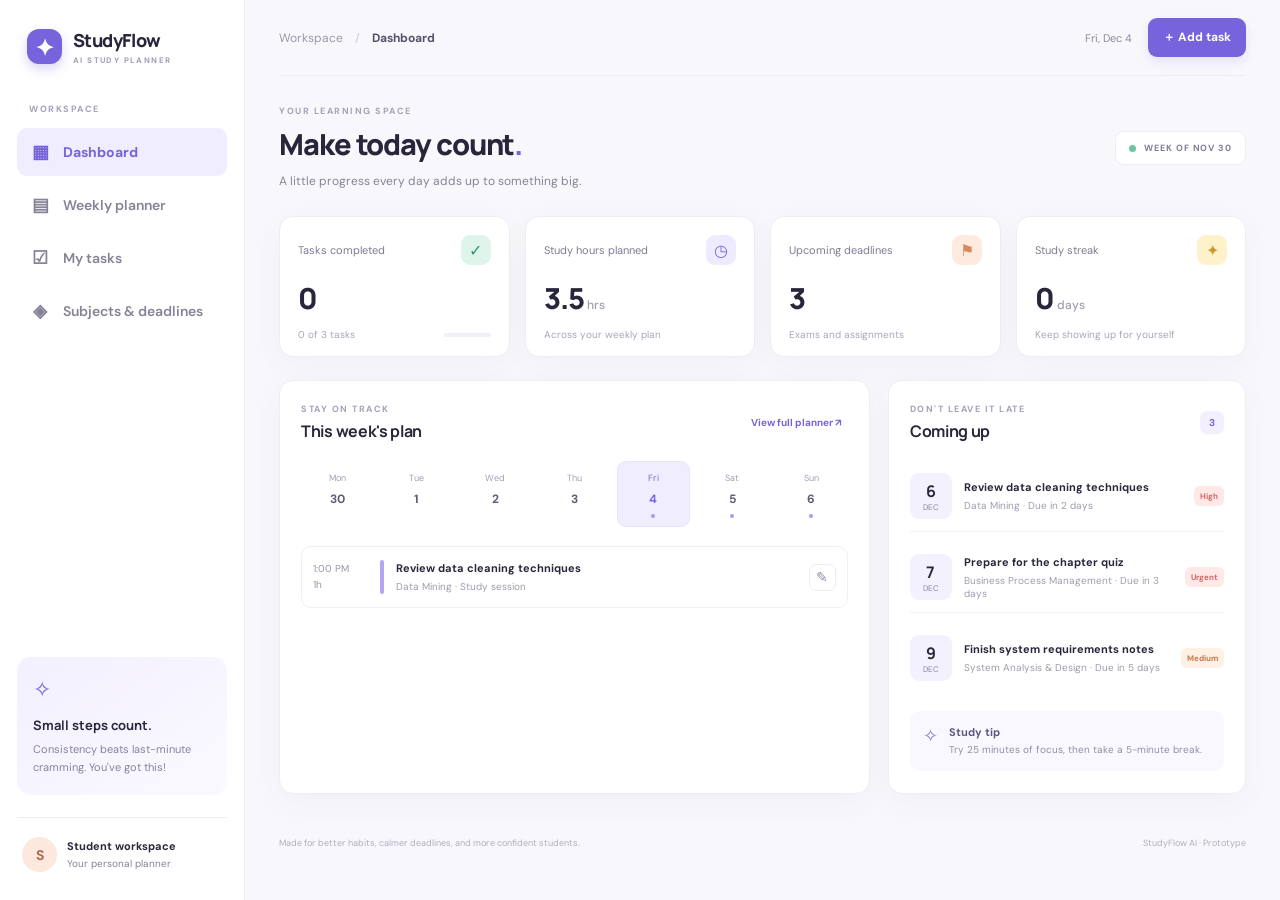
<file: index.html>
<!DOCTYPE html>
<html lang="en">
<head>
  <meta charset="UTF-8">
  <meta name="viewport" content="width=device-width, initial-scale=1.0">
  <title>StudyFlow AI — Smart Study Planner</title>
  <link rel="stylesheet" href="style.css">
</head>
<body>
  <div class="app-shell">
    <aside class="sidebar">
      <a class="brand" href="#" aria-label="StudyFlow AI home">
        <span class="brand-mark">✦</span>
        <span>StudyFlow <small>AI STUDY PLANNER</small></span>
      </a>
      <p class="nav-label">WORKSPACE</p>
      <nav class="nav">
        <button class="nav-item active" data-view="dashboard"><span>▦</span> Dashboard</button>
        <button class="nav-item" data-view="planner"><span>▤</span> Weekly planner</button>
        <button class="nav-item" data-view="tasks"><span>☑</span> My tasks</button>
        <button class="nav-item" data-view="subjects"><span>◈</span> Subjects & deadlines</button>
      </nav>
      <div class="sidebar-bottom">
        <div class="focus-card">
          <span class="focus-icon">✧</span>
          <h3>Small steps count.</h3>
          <p>Consistency beats last-minute cramming. You've got this!</p>
        </div>
        <div class="profile">
          <div class="avatar">S</div>
          <div><strong>Student workspace</strong><small>Your personal planner</small></div>
        </div>
      </div>
    </aside>

    <main class="main">
      <header class="topbar">
        <div class="mobile-brand"><span class="brand-mark">✦</span> StudyFlow AI</div>
        <div class="breadcrumb">Workspace <span>/</span> <strong id="breadcrumb-current">Dashboard</strong></div>
        <div class="top-actions"><span class="today-label" id="today-label"></span><button class="button button-primary" id="quick-add">＋ Add task</button></div>
      </header>

      <section class="view active" id="view-dashboard">
        <div class="welcome-row">
          <div><p class="eyebrow">YOUR LEARNING SPACE</p><h1>Make today count<span class="period">.</span></h1><p class="muted">A little progress every day adds up to something big.</p></div>
          <div class="week-chip"><span class="chip-dot"></span><span id="week-label">YOUR WEEK</span></div>
        </div>
        <div class="stats-grid">
          <article class="stat-card"><div class="stat-top"><span>Tasks completed</span><span class="stat-icon mint">✓</span></div><div class="stat-number" id="stat-completed">0</div><div class="stat-foot"><span id="completion-caption">0 of 0 tasks</span><span class="mini-track"><i id="completion-bar"></i></span></div></article>
          <article class="stat-card"><div class="stat-top"><span>Study hours planned</span><span class="stat-icon lavender">◷</span></div><div class="stat-number"><span id="stat-hours">0</span><small> hrs</small></div><div class="stat-foot">Across your weekly plan</div></article>
          <article class="stat-card"><div class="stat-top"><span>Upcoming deadlines</span><span class="stat-icon peach">⚑</span></div><div class="stat-number" id="stat-deadlines">0</div><div class="stat-foot">Exams and assignments</div></article>
          <article class="stat-card"><div class="stat-top"><span>Study streak</span><span class="stat-icon yellow">✦</span></div><div class="stat-number"><span id="stat-streak">0</span><small> days</small></div><div class="stat-foot">Keep showing up for yourself</div></article>
        </div>

        <div class="content-grid">
          <section class="panel schedule-panel">
            <div class="panel-heading"><div><p class="eyebrow">STAY ON TRACK</p><h2>This week's plan</h2></div><button class="text-button" data-go="planner">View full planner ↗</button></div>
            <div class="week-days" id="week-days"></div>
            <div id="today-schedule" class="schedule-list"></div>
            <div class="empty-state hidden" id="dashboard-empty"><span>☀</span><h3>Your schedule is clear</h3><p>Add a task or generate a study plan to get started.</p><button class="button button-primary" data-go="tasks">Create a task</button></div>
          </section>
          <section class="panel priority-panel">
            <div class="panel-heading"><div><p class="eyebrow">DON'T LEAVE IT LATE</p><h2>Coming up</h2></div><span class="soft-count" id="upcoming-count">0</span></div>
            <div id="upcoming-list" class="upcoming-list"></div>
            <div class="panel-tip"><span>✧</span><p><strong>Study tip</strong><br>Try 25 minutes of focus, then take a 5-minute break.</p></div>
          </section>
        </div>
      </section>

      <section class="view" id="view-planner">
        <div class="page-heading"><div><p class="eyebrow">YOUR TIME, YOUR PACE</p><h1>Weekly planner</h1><p class="muted">Build a realistic schedule around your available study hours.</p></div><button class="button button-primary" id="generate-plan">✦ Generate my plan</button></div>
        <div class="planner-controls panel">
          <div><label for="daily-hours">Available study hours per day</label><select id="daily-hours"><option value="1">1 hour</option><option value="2">2 hours</option><option value="3" selected>3 hours</option><option value="4">4 hours</option><option value="5">5 hours</option><option value="6">6 hours</option></select></div>
          <div><label for="study-start">Preferred start time</label><select id="study-start"><option value="08:00">8:00 AM</option><option value="10:00">10:00 AM</option><option value="13:00" selected>1:00 PM</option><option value="16:00">4:00 PM</option><option value="18:00">6:00 PM</option><option value="19:00">7:00 PM</option></select></div>
          <p class="planner-note">The planner prioritizes exams and nearer deadlines. Generated times are suggestions you can edit.</p>
        </div>
        <div class="week-calendar" id="week-calendar"></div>
        <div class="notice"><strong>How auto-planning works:</strong> tasks with earlier deadlines and higher priorities are scheduled first. Missed tasks can be rescheduled into future open slots.</div>
      </section>

      <section class="view" id="view-tasks">
        <div class="page-heading"><div><p class="eyebrow">ONE TASK AT A TIME</p><h1>My tasks</h1><p class="muted">Capture everything you need to study, then focus on what matters most.</p></div><button class="button button-primary" id="tasks-add">＋ Add task</button></div>
        <div class="filter-row panel"><div class="search-wrap"><span>⌕</span><input id="task-search" type="search" placeholder="Search tasks or subjects..."></div><select id="task-filter" aria-label="Filter tasks"><option value="all">All tasks</option><option value="active">Not completed</option><option value="completed">Completed</option><option value="missed">Needs rescheduling</option></select><select id="task-sort" aria-label="Sort tasks"><option value="deadline">Sort: Deadline</option><option value="priority">Sort: Priority</option><option value="created">Sort: Recently added</option></select></div>
        <div class="task-list panel" id="all-tasks"></div>
      </section>

      <section class="view" id="view-subjects">
        <div class="page-heading"><div><p class="eyebrow">KNOW WHAT'S AHEAD</p><h1>Subjects & deadlines</h1><p class="muted">Manage subjects, exams, projects, and other academic deadlines.</p></div><button class="button button-primary" id="subjects-add">＋ Add subject</button></div>
        <div class="subject-grid" id="subject-grid"></div>
        <div class="panel deadlines-panel"><div class="panel-heading"><div><p class="eyebrow">MARK YOUR CALENDAR</p><h2>All deadlines</h2></div></div><div id="all-deadlines"></div></div>
      </section>

      <footer>Made for better habits, calmer deadlines, and more confident students. <span>StudyFlow AI · Prototype</span></footer>
    </main>
  </div>

  <dialog id="task-dialog" class="modal">
    <form id="task-form">
      <div class="modal-heading"><div><p class="eyebrow">PLAN YOUR PROGRESS</p><h2 id="task-modal-title">Add a study task</h2></div><button type="button" class="icon-button" data-close="task-dialog" aria-label="Close">✕</button></div>
      <input type="hidden" id="task-id">
      <div class="form-grid">
        <div class="field full"><label for="task-title">Task name *</label><input id="task-title" required maxlength="100" placeholder="e.g. Review Chapter 3"></div>
        <div class="field"><label for="task-subject">Subject *</label><input id="task-subject" required maxlength="60" placeholder="e.g. Data Mining" list="subject-options"><datalist id="subject-options"></datalist></div>
        <div class="field"><label for="task-type">Task type</label><select id="task-type"><option>Study session</option><option>Exam</option><option>Assignment</option><option>Project</option><option>Reading</option></select></div>
        <div class="field"><label for="task-deadline">Deadline *</label><input id="task-deadline" type="date" required></div>
        <div class="field"><label for="task-duration">Estimated time</label><select id="task-duration"><option value="30">30 minutes</option><option value="60" selected>1 hour</option><option value="90">1.5 hours</option><option value="120">2 hours</option><option value="180">3 hours</option><option value="240">4 hours</option></select></div>
        <div class="field"><label for="task-priority">Priority</label><select id="task-priority"><option value="1">Low</option><option value="2" selected>Medium</option><option value="3">High</option><option value="4">Urgent</option></select></div>
        <div class="field"><label for="task-day">Preferred study day</label><select id="task-day"><option value="auto">Auto-assign</option><option value="0">Monday</option><option value="1">Tuesday</option><option value="2">Wednesday</option><option value="3">Thursday</option><option value="4">Friday</option><option value="5">Saturday</option><option value="6">Sunday</option></select></div>
        <div class="field full"><label for="task-notes">Notes (optional)</label><textarea id="task-notes" rows="2" maxlength="300" placeholder="Topics to review, materials to prepare..."></textarea></div>
      </div>
      <p class="form-error hidden" id="form-error"></p>
      <div class="modal-actions"><button type="button" class="button button-quiet" data-close="task-dialog">Cancel</button><button type="submit" class="button button-primary">Save task</button></div>
    </form>
  </dialog>

  <dialog id="subject-dialog" class="modal modal-small">
    <form id="subject-form">
      <div class="modal-heading"><div><p class="eyebrow">BUILD YOUR COURSE LIST</p><h2>Add a subject</h2></div><button type="button" class="icon-button" data-close="subject-dialog" aria-label="Close">✕</button></div>
      <div class="field"><label for="subject-name">Subject name *</label><input id="subject-name" required maxlength="60" placeholder="e.g. Business Process Management"></div>
      <div class="field"><label for="subject-color">Color</label><select id="subject-color"><option value="lavender">Lavender</option><option value="mint">Mint</option><option value="peach">Peach</option><option value="blue">Blue</option><option value="yellow">Yellow</option></select></div>
      <p class="form-error hidden" id="subject-error"></p>
      <div class="modal-actions"><button type="button" class="button button-quiet" data-close="subject-dialog">Cancel</button><button type="submit" class="button button-primary">Add subject</button></div>
    </form>
  </dialog>
  <div class="toast" id="toast" role="status" aria-live="polite"></div>
  <script src="script.js"></script>
</body>
</html>
</file>
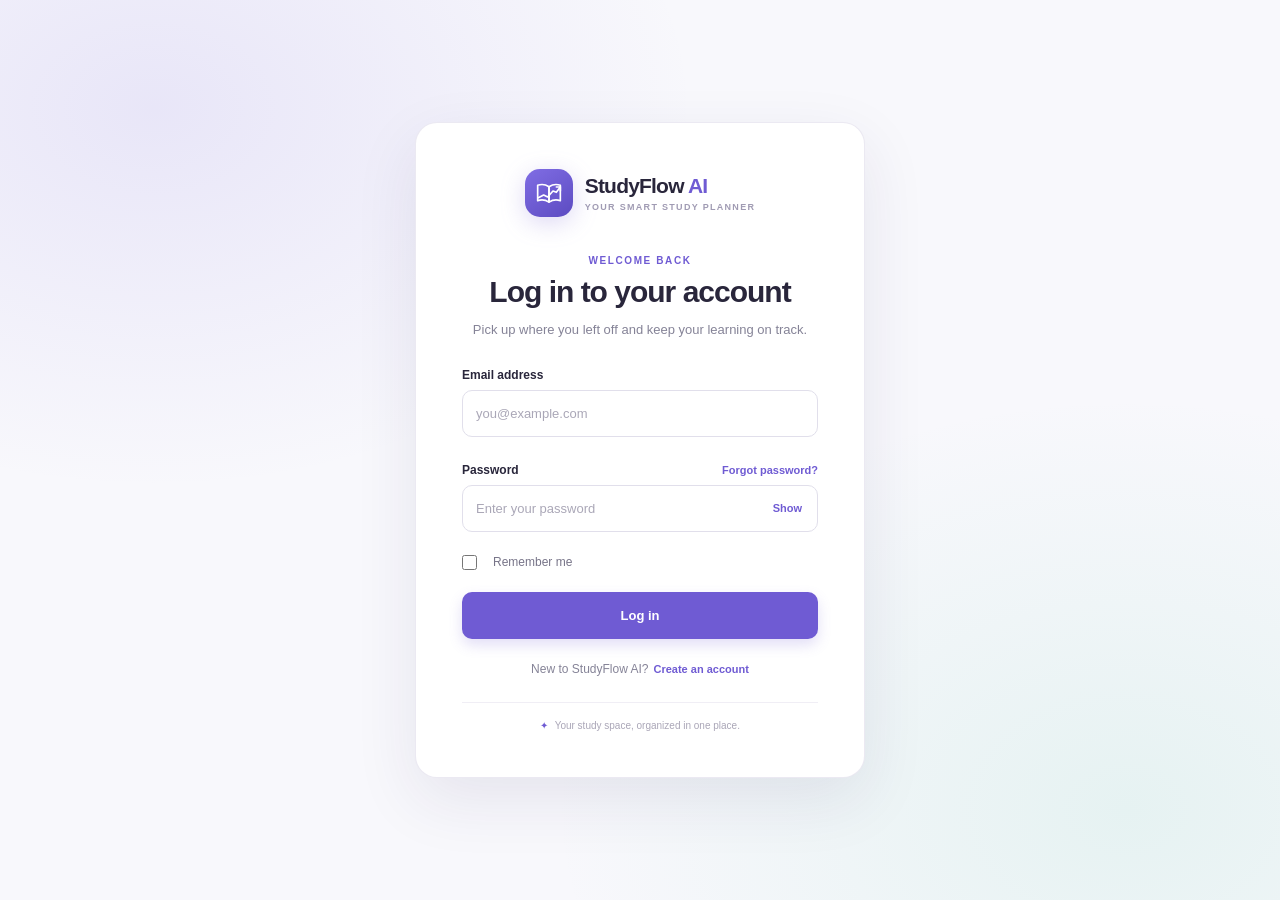
<file: login.html>
<!DOCTYPE html>
<html lang="en">
  <head>
    <meta charset="UTF-8">
    <meta name="viewport" content="width=device-width, initial-scale=1">
    <meta name="theme-color" content="#f6f5fc">
    <title>Sign in | StudyFlow AI</title>
    <link rel="stylesheet" href="login.css">
    <script src="login.js" defer></script>
  </head>
  <body>
    <main class="login-page">
      <section class="login-card" aria-labelledby="login-title">
        <a class="brand" href="index.html" aria-label="StudyFlow AI home">
          <svg class="brand-icon" viewBox="0 0 48 48" aria-hidden="true">
            <path d="M7 12.5c5.8-2.2 11.4-1.6 17 2.2v23c-5.6-3.8-11.2-4.4-17-2.2v-23Z"/>
            <path d="M41 12.5c-5.8-2.2-11.4-1.6-17 2.2v23c5.6-3.8 11.2-4.4 17-2.2v-23Z"/>
            <path d="m8 31 8-4 6 3 8-9 5 2 6-8"/>
            <path d="M35 15h6v6"/>
          </svg>
          <span class="brand-copy">
            <span class="brand-name">StudyFlow <span>AI</span></span>
            <span class="brand-tagline">YOUR SMART STUDY PLANNER</span>
          </span>
        </a>

        <div class="heading">
          <p class="eyebrow">WELCOME BACK</p>
          <h1 id="login-title">Log in to your account</h1>
          <p class="subtitle">Pick up where you left off and keep your learning on track.</p>
        </div>

        <form id="login-form" novalidate>
          <div class="field">
            <label for="email">Email address</label>
            <input id="email" name="email" type="email" autocomplete="email"
              placeholder="you@example.com" required>
            <span class="field-error" id="email-error"></span>
          </div>

          <div class="field">
            <div class="label-row">
              <label for="password">Password</label>
              <button class="text-button" type="button" data-not-ready="Password reset">
                Forgot password?
              </button>
            </div>
            <div class="password-input">
              <input id="password" name="password" type="password"
                autocomplete="current-password" placeholder="Enter your password"
                minlength="8" required>
              <button class="password-toggle" type="button" aria-label="Show password"
                aria-pressed="false">Show</button>
            </div>
            <span class="field-error" id="password-error"></span>
          </div>

          <div class="form-options">
            <label class="remember">
              <input id="remember" name="remember" type="checkbox">
              <span class="checkmark" aria-hidden="true"></span>
              Remember me
            </label>
          </div>

          <p class="form-message" id="form-message" role="status" aria-live="polite"></p>
          <button class="submit-button" type="submit">Log in</button>
        </form>

        <p class="signup-prompt">
          New to StudyFlow AI?
          <button class="text-button" type="button" data-not-ready="Account creation">Create an account</button>
        </p>
        <p class="security-note">
          <span aria-hidden="true">✦</span> Your study space, organized in one place.
        </p>
      </section>
    </main>
  </body>
</html>
</file>
<file: style.css>
@import url('https://fonts.googleapis.com/css2?family=DM+Sans:wght@400;500;600;700&family=Manrope:wght@400;500;600;700;800&display=swap');
:root{--ink:#29263b;--muted:#858397;--line:#eeedf4;--bg:#f8f8fc;--purple:#7763db;--purple-dark:#6450c4;--lavender:#eeeaff;--mint:#dff5ec;--peach:#ffeadf;--yellow:#fff2cb;--blue:#e2edff;--white:#fff;--shadow:0 8px 28px rgba(45,36,91,.045)}
*{box-sizing:border-box}body{margin:0;background:var(--bg);color:var(--ink);font-family:'DM Sans',sans-serif;font-size:14px}button,input,select,textarea{font:inherit}button{cursor:pointer}.app-shell{min-height:100vh}.sidebar{position:fixed;inset:0 auto 0 0;width:245px;background:#fff;border-right:1px solid var(--line);padding:28px 17px;display:flex;flex-direction:column;z-index:4}.brand{display:flex;gap:11px;align-items:center;padding:0 10px 38px;text-decoration:none;color:var(--ink);font-family:Manrope,sans-serif;font-weight:800;font-size:18px;letter-spacing:-.6px}.brand-mark{display:grid;place-items:center;width:35px;height:35px;background:var(--purple);color:#fff;border-radius:12px;font-size:23px;box-shadow:0 5px 12px #7763db45}.brand small{display:block;font:700 8px 'DM Sans',sans-serif;letter-spacing:1.4px;color:#a09bb8;margin-top:3px}.nav-label,.eyebrow{font-size:9px;font-weight:700;letter-spacing:1.5px;color:#a5a0b9}.nav-label{padding:0 12px;margin:0 0 13px}.nav{display:grid;gap:5px}.nav-item{border:0;background:transparent;color:#858397;display:flex;align-items:center;gap:13px;text-align:left;padding:12px 13px;border-radius:10px;font-weight:600}.nav-item span{font-size:18px;width:20px;text-align:center}.nav-item:hover{background:#f8f6ff;color:var(--purple)}.nav-item.active{background:#f0edff;color:var(--purple);font-weight:700}.sidebar-bottom{margin-top:auto}.focus-card{background:linear-gradient(145deg,#f3f0ff,#fbf9ff);padding:18px 16px;border-radius:14px;margin-bottom:22px}.focus-icon{font-size:22px;color:var(--purple)}.focus-card h3{font-family:Manrope,sans-serif;font-size:13px;margin:12px 0 6px}.focus-card p{font-size:11px;line-height:1.7;color:#87829d;margin:0}.profile{border-top:1px solid var(--line);padding:19px 5px 0;display:flex;align-items:center;gap:10px}.avatar{width:35px;height:35px;border-radius:50%;background:#fce8dc;color:#aa6c50;display:grid;place-items:center;font-weight:700}.profile strong,.profile small{display:block}.profile strong{font-size:11px}.profile small{font-size:10px;color:var(--muted);margin-top:4px}.main{margin-left:245px;padding:0 34px;max-width:1700px}.topbar{height:76px;display:flex;align-items:center;justify-content:space-between;border-bottom:1px solid var(--line);gap:12px}.breadcrumb{color:#9a96ab;font-size:12px}.breadcrumb span{padding:0 9px;color:#cbc7d7}.breadcrumb strong{color:#55516b}.top-actions{display:flex;align-items:center;gap:16px}.today-label{color:#8c879f;font-size:11px}.button{border:0;border-radius:9px;padding:11px 15px;font-size:12px;font-weight:700;transition:transform .15s,background .15s}.button:active{transform:scale(.98)}.button-primary{background:var(--purple);color:white;box-shadow:0 5px 12px #7763db24}.button-primary:hover{background:var(--purple-dark)}.button-quiet{background:#f4f3f9;color:#6f6a84}.view{display:none;padding:29px 0 20px;animation:appear .2s ease}.view.active{display:block}@keyframes appear{from{opacity:.5;transform:translateY(3px)}to{opacity:1;transform:none}}.welcome-row,.page-heading{display:flex;justify-content:space-between;align-items:center;gap:20px;margin-bottom:25px}.welcome-row h1,.page-heading h1{font-family:Manrope,sans-serif;font-size:29px;letter-spacing:-1.1px;margin:7px 0 8px;font-weight:800}.period{color:var(--purple)}.muted{color:var(--muted);font-size:12px;margin:0;line-height:1.6}.eyebrow{margin:0}.week-chip{display:flex;align-items:center;gap:8px;background:#fff;padding:10px 13px;border:1px solid var(--line);border-radius:9px;color:#817c98;font-size:9px;font-weight:700;letter-spacing:.9px}.chip-dot{width:7px;height:7px;background:#6cc6a1;border-radius:50%}.stats-grid{display:grid;grid-template-columns:repeat(4,minmax(0,1fr));gap:15px;margin-bottom:23px}.stat-card,.panel{background:#fff;border:1px solid var(--line);border-radius:14px;box-shadow:var(--shadow)}.stat-card{padding:18px 18px 15px;min-width:0}.stat-top{display:flex;align-items:center;justify-content:space-between;gap:8px;color:#7f7b93;font-size:11px}.stat-icon{display:grid;place-items:center;width:30px;height:30px;border-radius:9px;font-size:16px}.mint{background:var(--mint);color:#299b70}.lavender{background:var(--lavender);color:#7d67db}.peach{background:var(--peach);color:#d68b5e}.yellow{background:var(--yellow);color:#c89a30}.blue{background:var(--blue);color:#5687d6}.stat-number{font-family:Manrope,sans-serif;font-size:29px;font-weight:800;letter-spacing:-1px;margin:13px 0 10px}.stat-number small{font:500 12px 'DM Sans',sans-serif;color:#a09cb0;letter-spacing:0}.stat-foot{display:flex;align-items:center;justify-content:space-between;gap:8px;color:#aaa6b8;font-size:10px;min-height:12px}.mini-track{width:47px;height:4px;background:#f0eef7;border-radius:4px;overflow:hidden}.mini-track i{display:block;width:0;height:100%;background:#7bcba9;border-radius:4px}.content-grid{display:grid;grid-template-columns:minmax(0,1.65fr) minmax(270px,1fr);gap:18px}.schedule-panel,.priority-panel{padding:22px 21px;min-width:0}.panel-heading{display:flex;align-items:center;justify-content:space-between;gap:12px;margin-bottom:19px}.panel-heading h2,.deadlines-panel h2{font-family:Manrope,sans-serif;font-size:16px;letter-spacing:-.3px;margin:5px 0 0}.text-button{border:0;background:none;color:var(--purple);font-size:10px;font-weight:700;white-space:nowrap}.week-days{display:grid;grid-template-columns:repeat(7,minmax(0,1fr));gap:6px;margin-bottom:19px}.day-button{border:1px solid transparent;background:transparent;border-radius:9px;padding:10px 2px 8px;display:grid;gap:7px;justify-items:center;color:#a29db3}.day-button span{font-size:9px}.day-button strong{font-size:12px;color:#5f5b74}.day-button em{width:4px;height:4px;border-radius:50%;background:transparent}.day-button.selected{background:#f0edff;border-color:#e8e2ff}.day-button.selected strong,.day-button.selected span{color:var(--purple)}.day-button.has-tasks em{background:#a99ae9}.schedule-list,.upcoming-list{display:grid;gap:10px}.schedule-item{display:grid;grid-template-columns:55px 4px minmax(0,1fr) auto;align-items:center;gap:12px;padding:13px 11px;border:1px solid #f0eff5;border-radius:10px}.schedule-time{font-size:10px;color:#9994aa;line-height:1.6}.schedule-line{height:34px;border-radius:5px;background:#b5a5f4}.schedule-line.mint{background:#8bd5b7}.schedule-line.peach{background:#f5b995}.schedule-line.blue{background:#9ebbf4}.schedule-line.yellow{background:#efd078}.schedule-details strong{font-size:11px;display:block;overflow-wrap:anywhere}.schedule-details small{display:block;color:#a09bae;font-size:10px;margin-top:5px}.schedule-actions{display:flex;align-items:center;gap:6px}.tiny-action{border:1px solid var(--line);background:white;border-radius:7px;width:27px;height:27px;color:#8e89a3}.tiny-action:hover{background:#f1efff;color:var(--purple)}.status-pill{font-size:9px;border-radius:20px;padding:5px 7px;background:#f1f0f7;color:#89849c;white-space:nowrap}.status-pill.done{background:#e1f6ec;color:#278b63}.status-pill.missed{background:#fff0e6;color:#c47848}.soft-count{background:#f2efff;color:var(--purple);padding:5px 9px;border-radius:7px;font-size:10px;font-weight:700}.upcoming-item{display:flex;gap:12px;align-items:center;padding:12px 0;border-bottom:1px solid #f1f0f6}.upcoming-item:last-child{border-bottom:0}.date-block{width:42px;height:46px;border-radius:9px;background:#f4f1ff;display:grid;align-content:center;justify-items:center;flex-shrink:0}.date-block strong{font-family:Manrope,sans-serif;font-size:16px}.date-block small{font-size:8px;color:#8881ad;text-transform:uppercase}.upcoming-info{min-width:0;flex:1}.upcoming-info strong{display:block;font-size:11px;overflow-wrap:anywhere}.upcoming-info small{display:block;color:#a09bae;font-size:10px;margin-top:5px}.priority-tag{font-size:8px;font-weight:700;color:#c47a4b;background:#fff0e5;padding:5px 6px;border-radius:6px}.priority-tag.high{background:#ffe8e6;color:#d26763}.priority-tag.low{background:#e5f6ed;color:#368c68}.panel-tip{display:flex;gap:11px;align-items:flex-start;background:#faf8ff;border-radius:10px;padding:13px;margin-top:18px;color:#8978d0}.panel-tip>span{font-size:18px}.panel-tip p{font-size:10px;line-height:1.6;color:#938da8;margin:0}.panel-tip strong{color:#5e567e;font-size:11px}.empty-state{text-align:center;padding:32px 10px}.empty-state>span{font-size:30px;color:#a99be8}.empty-state h3{font-size:13px;margin:10px 0 5px}.empty-state p{font-size:11px;color:var(--muted);margin:0 0 16px}.hidden{display:none!important}.page-heading{align-items:center;margin-bottom:23px}.page-heading h1{margin-top:7px}.planner-controls{display:flex;align-items:end;gap:20px;padding:18px;margin-bottom:18px;flex-wrap:wrap}.planner-controls>div{display:grid;gap:8px;min-width:170px}.planner-controls label,.field label{font-size:11px;font-weight:700;color:#68647d}.planner-controls select,.filter-row select{background:#fbfaff;border:1px solid #e9e7f1;border-radius:8px;padding:10px;color:#615d76;outline:none}.planner-note{margin:0 0 8px auto;color:#a09bae;font-size:10px;max-width:250px;line-height:1.6}.week-calendar{display:grid;grid-template-columns:repeat(7,minmax(0,1fr));gap:10px;align-items:stretch}.calendar-day{background:white;border:1px solid var(--line);border-radius:12px;min-width:0;overflow:hidden;min-height:240px}.calendar-day-head{padding:14px 8px;border-bottom:1px solid var(--line);text-align:center;background:#fcfbff}.calendar-day-head small{display:block;color:#a09bb0;font-size:9px}.calendar-day-head strong{display:block;font-family:Manrope,sans-serif;font-size:19px;margin-top:5px}.calendar-day.today .calendar-day-head{background:#f0edff;color:var(--purple)}.calendar-events{padding:8px;display:grid;align-content:start;gap:7px}.calendar-event{border:0;border-left:3px solid #a89be9;background:#f4f1ff;padding:8px 7px;border-radius:5px;text-align:left;min-width:0}.calendar-event.mint{border-color:#75c9a5;background:#eaf8f1}.calendar-event.peach{border-color:#eda57d;background:#fff1e8}.calendar-event.blue{border-color:#8eafea;background:#edf3ff}.calendar-event.yellow{border-color:#e8c15c;background:#fff7dd}.calendar-event strong{display:block;font-size:9px;line-height:1.4;overflow-wrap:anywhere}.calendar-event small{display:block;color:#8e88a6;font-size:8px;margin-top:5px}.calendar-empty{font-size:9px;color:#c2becd;text-align:center;padding:12px 0}.notice{background:#f0edff;border-radius:10px;padding:14px 16px;margin-top:16px;font-size:11px;color:#7f75b1;line-height:1.6}.notice strong{color:#6352bb}.filter-row{display:flex;align-items:center;gap:10px;padding:12px;margin-bottom:14px}.search-wrap{display:flex;align-items:center;gap:8px;border:1px solid #e9e7f1;border-radius:8px;padding:0 10px;flex:1;min-width:150px;color:#a19bb6}.search-wrap input{border:0;outline:0;padding:10px 0;min-width:0;width:100%;background:transparent;font-size:11px;color:var(--ink)}.filter-row select{font-size:10px;max-width:170px}.task-list{padding:5px 18px}.task-row{display:grid;grid-template-columns:25px minmax(0,1fr) auto auto;gap:13px;align-items:center;padding:16px 2px;border-bottom:1px solid #f0eff5}.task-row:last-child{border-bottom:0}.task-check{appearance:none;width:19px;height:19px;border:1.5px solid #d8d4e6;border-radius:6px;display:grid;place-items:center;margin:0;cursor:pointer}.task-check:checked{background:var(--purple);border-color:var(--purple)}.task-check:checked:after{content:'✓';font-size:12px;color:white}.task-main{min-width:0}.task-main strong{display:block;font-size:12px;overflow-wrap:anywhere}.task-main small{display:block;color:#a09bae;font-size:10px;margin-top:5px;line-height:1.5}.task-row.completed .task-main strong{text-decoration:line-through;color:#a09bae}.task-meta{display:grid;gap:6px;justify-items:end}.task-meta small{color:#9f9aae;font-size:9px}.task-buttons{display:flex;gap:5px}.subject-grid{display:grid;grid-template-columns:repeat(3,minmax(0,1fr));gap:14px;margin-bottom:20px}.subject-card{background:white;border:1px solid var(--line);border-radius:13px;padding:18px;box-shadow:var(--shadow);min-width:0}.subject-top{display:flex;justify-content:space-between;align-items:start;gap:10px}.subject-swatch{width:36px;height:36px;display:grid;place-items:center;border-radius:10px;font-size:17px}.subject-card h3{font-family:Manrope,sans-serif;font-size:13px;margin:14px 0 5px;overflow-wrap:anywhere}.subject-card p{font-size:10px;color:#a09bae;margin:0}.subject-progress{height:5px;background:#f0eef6;border-radius:5px;overflow:hidden;margin:17px 0 9px}.subject-progress i{display:block;height:100%;background:#9e8ce9;border-radius:5px}.subject-bottom{display:flex;justify-content:space-between;font-size:9px;color:#9e99b0}.subject-remove{border:0;background:transparent;color:#b2aec0}.deadlines-panel{padding:20px}.deadline-row{display:grid;grid-template-columns:45px minmax(0,1fr) auto;gap:13px;align-items:center;padding:13px 0;border-bottom:1px solid #f0eff5}.deadline-row:last-child{border-bottom:0}.deadline-date{background:#f6f4fc;border-radius:8px;text-align:center;padding:8px 2px}.deadline-date strong{display:block;font-size:15px}.deadline-date small{font-size:8px;color:#a19bb6;text-transform:uppercase}.deadline-info strong{font-size:11px;display:block}.deadline-info small{font-size:10px;color:#a19bae;display:block;margin-top:5px}footer{display:flex;justify-content:space-between;gap:12px;padding:23px 0 18px;color:#b0acbe;font-size:9px}footer span{white-space:nowrap}.modal{border:0;border-radius:17px;padding:25px;width:min(560px,calc(100vw - 28px));max-height:90vh;overflow:auto;box-shadow:0 25px 90px #30245d30}.modal::backdrop{background:#28223f66;backdrop-filter:blur(3px)}.modal-small{width:min(400px,calc(100vw - 28px))}.modal-heading{display:flex;justify-content:space-between;align-items:center;margin-bottom:22px}.modal-heading h2{font-family:Manrope,sans-serif;font-size:20px;margin:7px 0 0;letter-spacing:-.6px}.icon-button{border:0;background:#f4f2fa;border-radius:8px;width:32px;height:32px;color:#79738f}.form-grid{display:grid;grid-template-columns:1fr 1fr;gap:15px}.field{display:grid;gap:7px;min-width:0;margin-bottom:15px}.form-grid .field{margin:0}.field.full{grid-column:1/-1}.field input,.field select,.field textarea{width:100%;border:1px solid #e8e6f0;background:#fcfbff;padding:11px;border-radius:8px;outline:none;color:#4d4962;font-size:11px}.field input:focus,.field select:focus,.field textarea:focus{border-color:#a99bea;box-shadow:0 0 0 3px #f1eeff}.field textarea{resize:vertical}.modal-actions{display:flex;justify-content:flex-end;gap:9px;margin-top:22px}.form-error{color:#c65e5e;font-size:11px;margin:12px 0 0}.toast{position:fixed;bottom:22px;left:50%;transform:translate(-50%,20px);background:#302a49;color:white;border-radius:10px;padding:12px 18px;font-size:11px;box-shadow:0 10px 30px #241b4933;opacity:0;pointer-events:none;transition:.2s;z-index:10;max-width:calc(100vw - 24px)}.toast.show{opacity:1;transform:translate(-50%,0)}.mobile-brand{display:none}
@media(max-width:1150px){.sidebar{width:210px}.main{margin-left:210px;padding:0 23px}.stats-grid{grid-template-columns:repeat(2,minmax(0,1fr))}.content-grid{grid-template-columns:1fr}.week-calendar{grid-template-columns:repeat(4,minmax(0,1fr))}.calendar-day{min-height:170px}.subject-grid{grid-template-columns:repeat(2,minmax(0,1fr))}}
@media(max-width:760px){.sidebar{width:65px;padding:20px 8px}.brand{padding:0 7px 30px}.brand>span:last-child,.nav-label,.focus-card,.profile>div:last-child{display:none}.nav-item{justify-content:center;padding:13px 0;font-size:0}.nav-item span{font-size:19px}.profile{justify-content:center;padding-top:15px}.avatar{width:33px;height:33px}.main{margin-left:65px;padding:0 15px}.topbar{height:64px}.breadcrumb{display:none}.mobile-brand{display:flex;align-items:center;gap:8px;font-weight:800;font-family:Manrope,sans-serif;font-size:14px}.mobile-brand .brand-mark{width:28px;height:28px;font-size:18px;border-radius:9px}.today-label{display:none}.top-actions{gap:0}.top-actions .button{padding:10px}.welcome-row h1,.page-heading h1{font-size:24px}.week-chip{display:none}.stats-grid{gap:9px}.stat-card{padding:13px}.stat-top{font-size:10px}.stat-number{font-size:25px}.stat-icon{width:26px;height:26px}.stat-foot{font-size:9px}.schedule-panel,.priority-panel{padding:16px 12px}.content-grid{gap:13px}.schedule-item{grid-template-columns:47px 3px minmax(0,1fr) auto;gap:8px;padding:11px 7px}.schedule-details strong{font-size:10px}.status-pill{font-size:8px}.page-heading{align-items:flex-start}.page-heading .button{font-size:10px;padding:10px}.page-heading .muted{max-width:330px}.planner-controls{gap:12px}.planner-controls>div{flex:1;min-width:130px}.planner-note{margin:0;max-width:none}.week-calendar{grid-template-columns:repeat(2,minmax(0,1fr))}.calendar-day{min-height:150px}.filter-row{flex-wrap:wrap}.search-wrap{flex-basis:100%}.filter-row select{flex:1;max-width:none}.task-row{grid-template-columns:22px minmax(0,1fr) auto;gap:8px}.task-meta{grid-column:2;display:flex;justify-items:start;flex-wrap:wrap}.task-buttons{grid-column:3;grid-row:1/3}.subject-grid{grid-template-columns:1fr}.form-grid{grid-template-columns:1fr}.field.full{grid-column:auto}footer{flex-direction:column;gap:6px}.welcome-row{margin-bottom:18px}}
@media(max-width:400px){.main{padding:0 10px}.stats-grid{gap:7px}.stat-card{padding:10px}.stat-top{font-size:9px}.stat-number{font-size:22px}.mini-track{width:30px}.week-days{gap:2px}.schedule-item{grid-template-columns:42px 3px minmax(0,1fr);}.schedule-actions{grid-column:3;justify-content:flex-start}.schedule-details small{margin-top:3px}.page-heading{gap:8px}.page-heading h1{font-size:21px}.page-heading .button{padding:9px}.task-list{padding:4px 10px}}
</file>
<file: login.css>
:root {
  color-scheme: light;
  font-family: "DM Sans", "Segoe UI", Arial, sans-serif;
  --ink: #29263b;
  --muted: #858397;
  --line: #e9e7f1;
  --purple: #6f5bd3;
  --purple-dark: #5946bd;
  --purple-pale: #f1eeff;
  --error: #b83d52;
}

* {
  box-sizing: border-box;
}

body {
  min-width: 320px;
  min-height: 100vh;
  margin: 0;
  color: var(--ink);
  background:
    radial-gradient(ellipse at 12% 12%, rgba(119, 99, 219, .12), transparent 34%),
    radial-gradient(ellipse at 88% 90%, rgba(99, 200, 169, .12), transparent 36%),
    #f8f8fc;
}

button,
input {
  font: inherit;
}

button {
  cursor: pointer;
}

.login-page {
  display: grid;
  min-height: 100vh;
  place-items: center;
  padding: 32px 18px;
}

.login-card {
  width: min(100%, 450px);
  padding: clamp(28px, 6vw, 46px);
  border: 1px solid rgba(233, 231, 241, .9);
  border-radius: 22px;
  background: #fff;
  box-shadow: 0 22px 65px rgba(45, 36, 91, .09);
}

.brand {
  display: flex;
  width: fit-content;
  align-items: center;
  gap: 12px;
  margin: 0 auto 38px;
  color: inherit;
  text-decoration: none;
}

.brand-icon {
  width: 48px;
  height: 48px;
  padding: 8px;
  overflow: visible;
  border-radius: 15px;
  background: linear-gradient(145deg, #806de4, #5c4bc1);
  fill: none;
  stroke: #fff;
  stroke-linecap: round;
  stroke-linejoin: round;
  stroke-width: 2.5;
  filter: drop-shadow(0 6px 12px rgba(111, 91, 211, .24));
}

.brand-copy {
  display: grid;
  gap: 4px;
}

.brand-name {
  font-family: "Segoe UI", Arial, sans-serif;
  font-size: 21px;
  font-weight: 800;
  letter-spacing: -.8px;
}

.brand-name span {
  color: var(--purple);
}

.brand-tagline {
  color: #a09bb3;
  font-size: 9px;
  font-weight: 700;
  letter-spacing: 1.3px;
}

.heading {
  margin-bottom: 27px;
  text-align: center;
}

.eyebrow {
  margin: 0 0 9px;
  color: var(--purple);
  font-size: 10px;
  font-weight: 800;
  letter-spacing: 1.6px;
}

h1 {
  margin: 0;
  font-family: "Segoe UI", Arial, sans-serif;
  font-size: clamp(25px, 6vw, 30px);
  font-weight: 750;
  letter-spacing: -1px;
}

.subtitle {
  margin: 10px 0 0;
  color: var(--muted);
  font-size: 13px;
  line-height: 1.65;
}

#login-form {
  display: grid;
  gap: 18px;
}

.field {
  display: grid;
  gap: 8px;
}

.field label,
.label-row label {
  font-size: 12px;
  font-weight: 700;
}

.label-row {
  display: flex;
  align-items: center;
  justify-content: space-between;
  gap: 12px;
}

.field input {
  width: 100%;
  height: 47px;
  padding: 0 13px;
  border: 1px solid #e1dfeb;
  border-radius: 10px;
  outline: none;
  color: var(--ink);
  background: #fff;
  font-size: 13px;
  transition: border-color .16s ease, box-shadow .16s ease;
}

.field input::placeholder {
  color: #aaa7b7;
}

.field input:focus {
  border-color: var(--purple);
  box-shadow: 0 0 0 3px rgba(111, 91, 211, .13);
}

.field input[aria-invalid="true"] {
  border-color: var(--error);
}

.password-input {
  position: relative;
}

.password-input input {
  padding-right: 64px;
}

.password-toggle {
  position: absolute;
  top: 50%;
  right: 12px;
  padding: 4px;
  transform: translateY(-50%);
  border: 0;
  color: var(--purple);
  background: transparent;
  font-size: 11px;
  font-weight: 700;
}

.text-button {
  padding: 0;
  border: 0;
  color: var(--purple);
  background: transparent;
  font-size: 11px;
  font-weight: 700;
}

.text-button:hover,
.password-toggle:hover {
  color: var(--purple-dark);
  text-decoration: underline;
}

.field-error {
  min-height: 0;
  color: var(--error);
  font-size: 11px;
}

.form-options {
  margin-top: -3px;
}

.remember {
  display: inline-flex;
  align-items: center;
  gap: 8px;
  color: #777488;
  font-size: 12px;
  cursor: pointer;
}

.remember input {
  width: 15px;
  height: 15px;
  margin: 0;
  accent-color: var(--purple);
}

.form-message {
  display: none;
  margin: -4px 0 0;
  padding: 10px 12px;
  border-radius: 8px;
  color: #725b13;
  background: #fff6d8;
  font-size: 12px;
  line-height: 1.5;
}

.form-message.visible {
  display: block;
}

.submit-button {
  width: 100%;
  min-height: 47px;
  border: 0;
  border-radius: 10px;
  color: #fff;
  background: var(--purple);
  box-shadow: 0 6px 14px rgba(111, 91, 211, .2);
  font-size: 13px;
  font-weight: 700;
  transition: background .16s ease, transform .16s ease;
}

.submit-button:hover {
  transform: translateY(-1px);
  background: var(--purple-dark);
}

.signup-prompt {
  display: flex;
  flex-wrap: wrap;
  justify-content: center;
  gap: 5px;
  margin: 23px 0 0;
  color: var(--muted);
  font-size: 12px;
}

.security-note {
  margin: 26px 0 0;
  padding-top: 17px;
  border-top: 1px solid #f0eef5;
  color: #aaa6b7;
  font-size: 10px;
  text-align: center;
}

.security-note span {
  margin-right: 4px;
  color: var(--purple);
}

button:focus-visible,
a:focus-visible {
  outline: 3px solid rgba(111, 91, 211, .35);
  outline-offset: 3px;
}

@media (max-width: 420px) {
  .login-page {
    padding: 18px 14px;
  }

  .login-card {
    padding: 28px 22px;
    border-radius: 18px;
  }

  .brand {
    margin-bottom: 30px;
  }
}

@media (prefers-reduced-motion: reduce) {
  *,
  *::before,
  *::after {
    scroll-behavior: auto !important;
    transition-duration: .01ms !important;
  }
}
</file>
